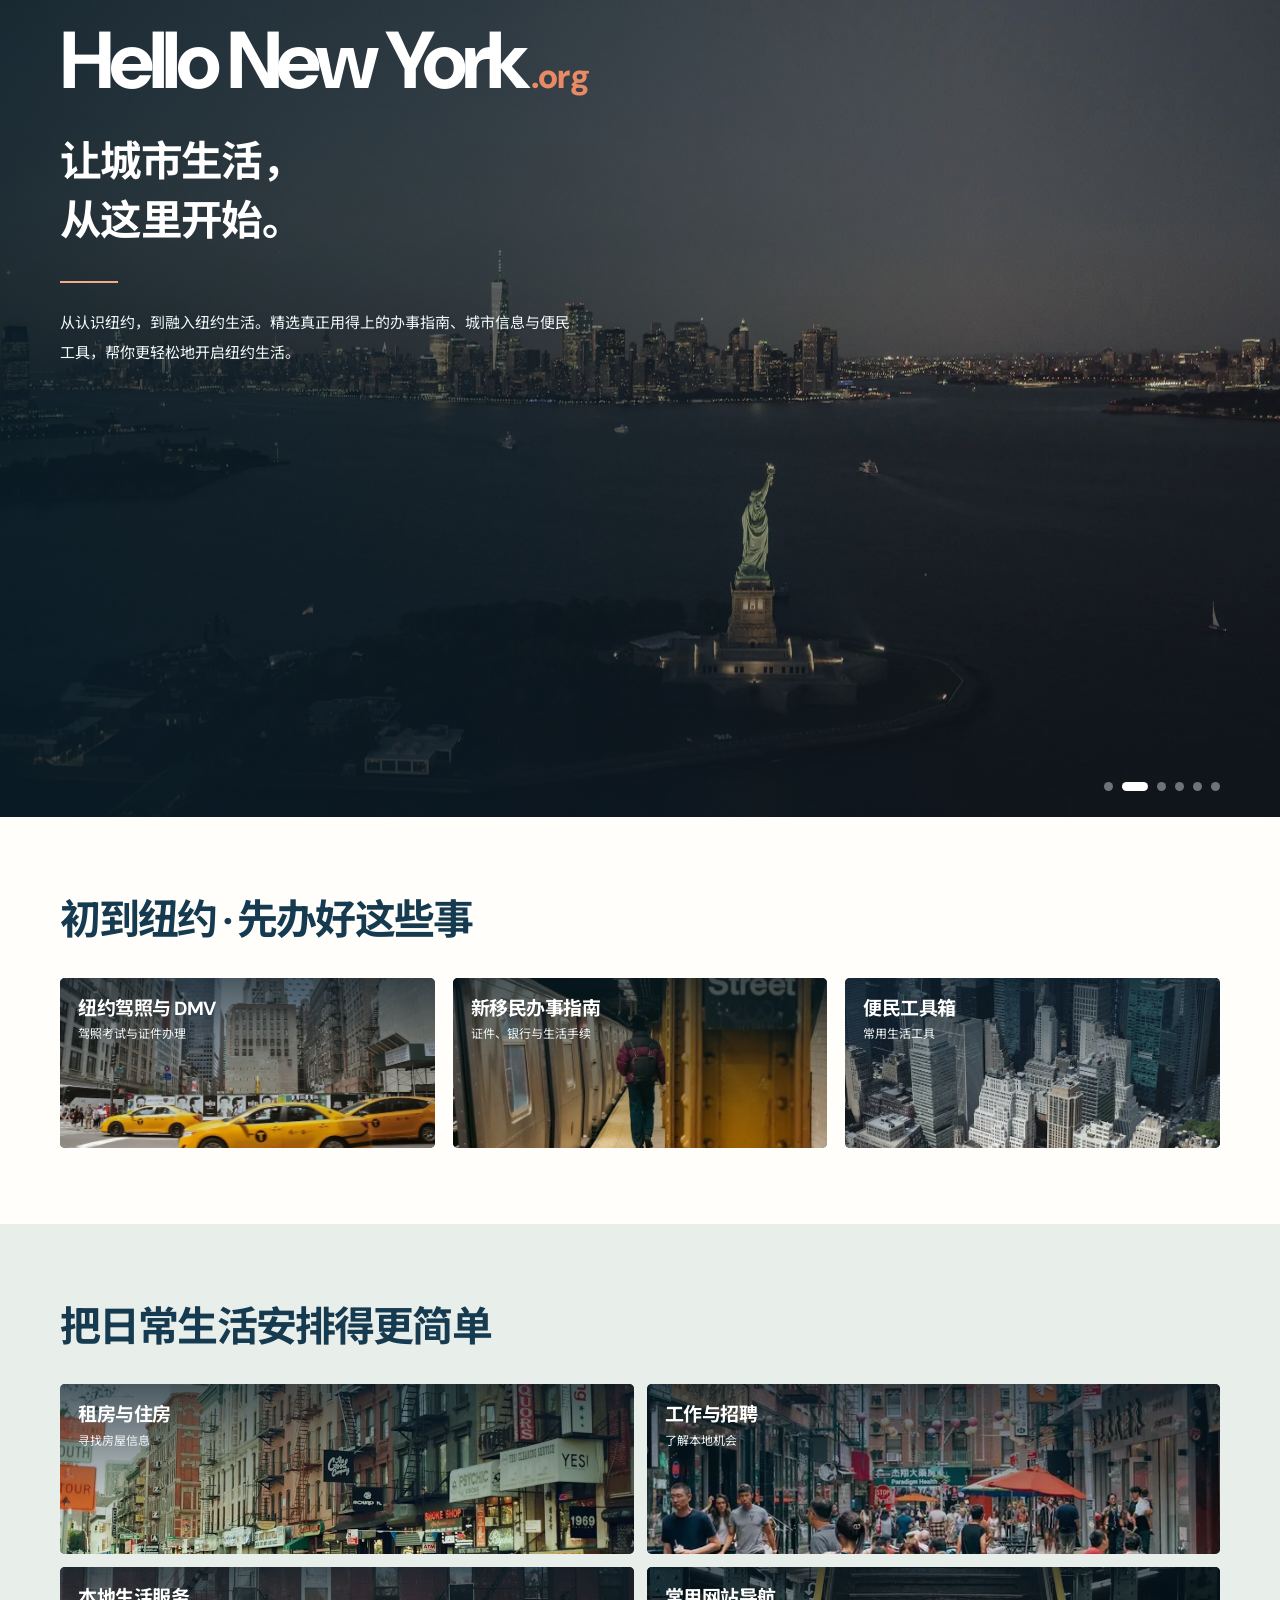
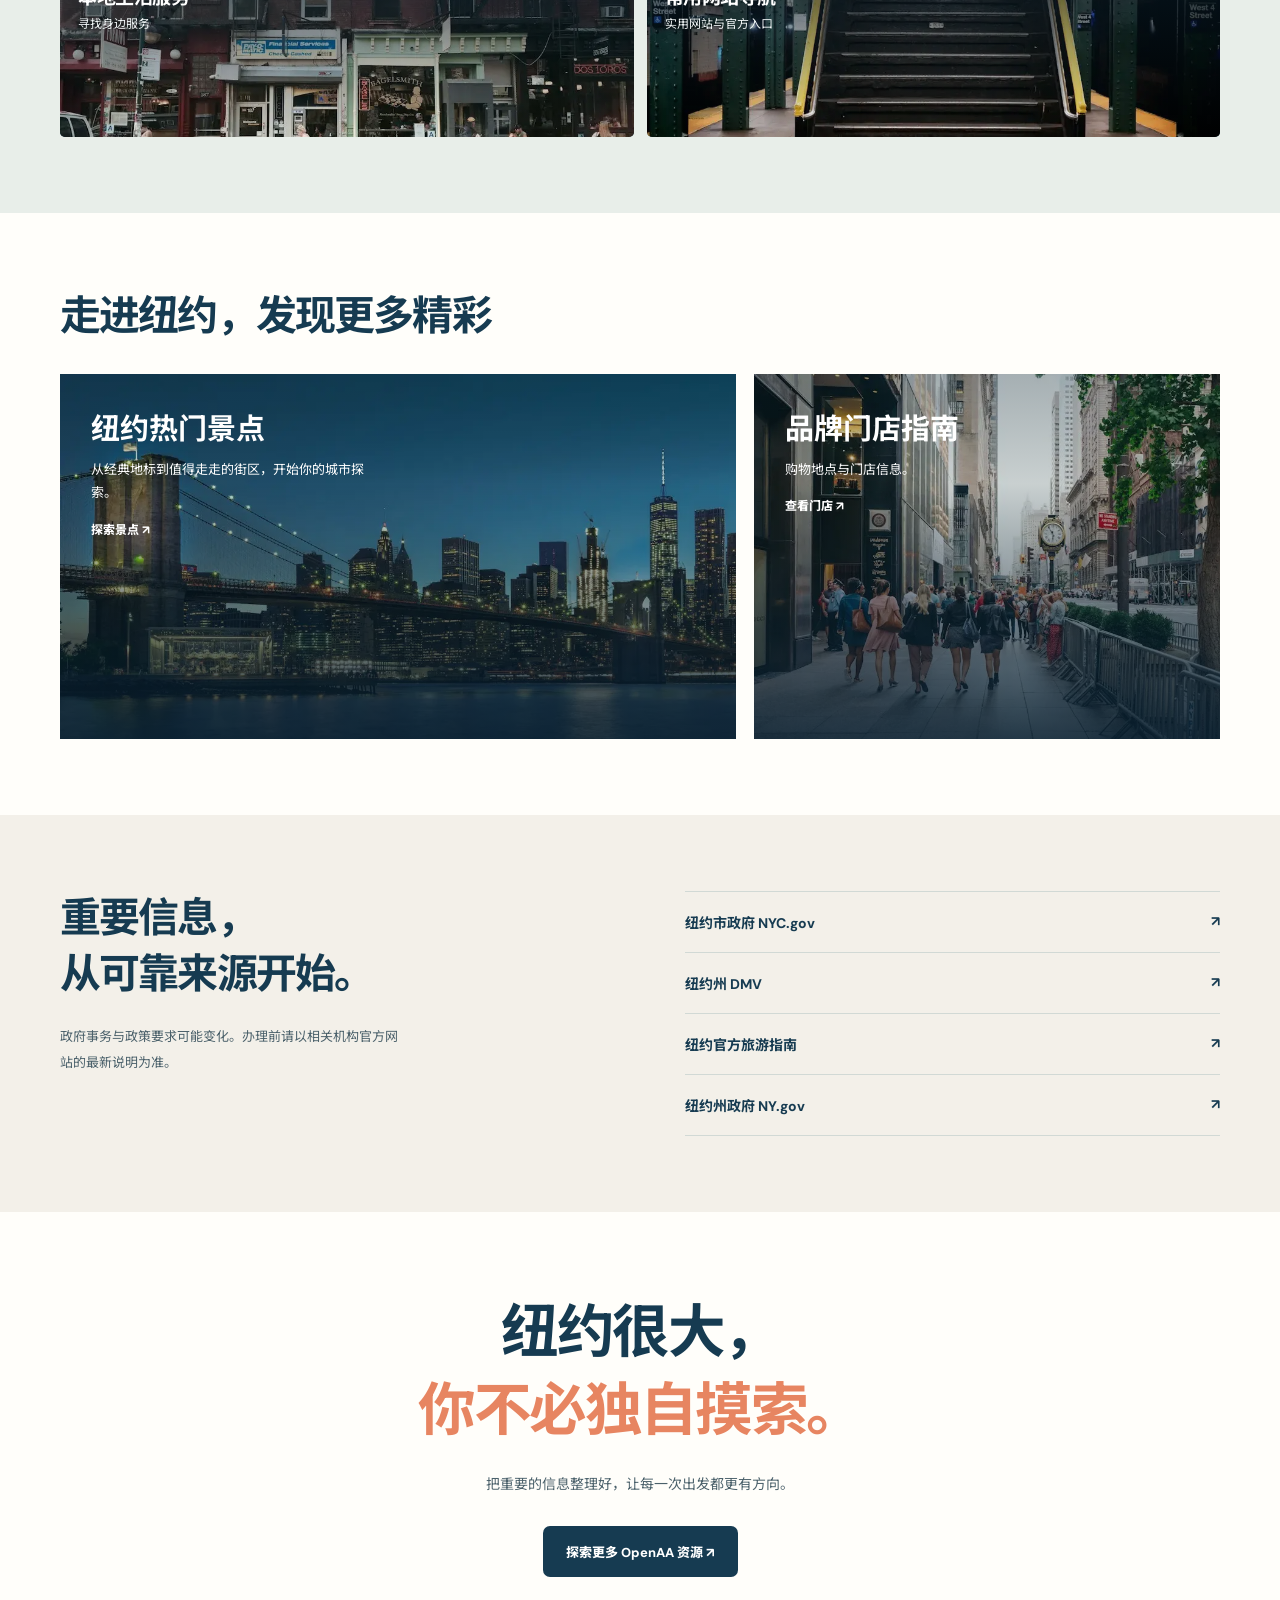
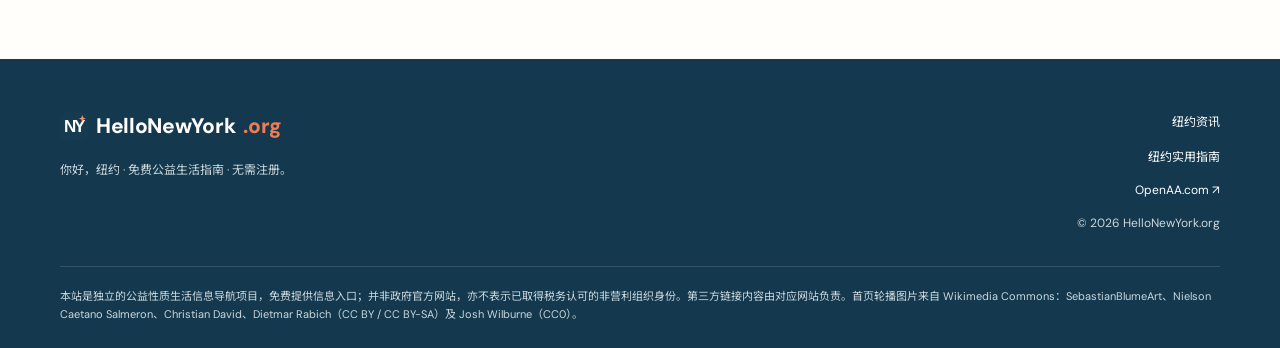
<file: index.html>
<!doctype html>
<html lang="zh-CN">
<head>
<meta charset="utf-8"><meta name="viewport" content="width=device-width,initial-scale=1">
<title>HelloNewYork.org｜你好，纽约｜免费公益生活指南</title>
<meta name="description" content="HelloNewYork.org 你好，纽约：免费公益生活信息导航。精选纽约证件办理、交通、住房、城市探索及实用工具，无需注册。">
<meta name="google-site-verification" content="jrJEYKzLjty7WLFFd8R6SQnuFxfJma-jCcTouEdV84M">
<meta name="theme-color" content="#163b51"><link rel="canonical" href="https://hellonewyork.org/">
<link rel="icon" type="image/svg+xml" href="./favicon.svg">
<link rel="icon" type="image/png" sizes="32x32" href="./favicon-32.png">
<link rel="apple-touch-icon" sizes="192x192" href="./icon-192.png">
<link rel="manifest" href="./site.webmanifest">
<link rel="preload" as="image" href="./assets/hero.webp">
<meta property="og:type" content="website"><meta property="og:title" content="HelloNewYork.org｜你好，纽约"><meta property="og:description" content="免费的纽约公益生活指南，从认识纽约，到融入纽约生活。"><meta property="og:url" content="https://hellonewyork.org/">
<meta property="og:image" content="https://hellonewyork.org/og-image.jpg"><meta property="og:image:width" content="1200"><meta property="og:image:height" content="630"><meta property="og:image:alt" content="Hello New York 纽约生活指南分享封面">
<meta name="twitter:card" content="summary_large_image"><meta name="twitter:image" content="https://hellonewyork.org/og-image.jpg">
<link rel="stylesheet" href="./styles.css?v=20261122">
<script type="application/ld+json">{"@context":"https://schema.org","@type":"WebSite","name":"Hello New York","alternateName":"你好，纽约","url":"https://hellonewyork.org/","description":"纽约生活与新移民实用指南","inLanguage":["zh-CN","en"]}</script>
</head>
<body>
<a class="skip" href="#main">跳到正文</a>
<!-- SITE_HEADER -->
<main id="main">
<section class="hero hero-full" id="top" aria-labelledby="hero-heading">
<div class="hero-slides">
<img class="hero-photo is-active" src="./assets/hero.webp" alt="纽约曼哈顿天际线与布鲁克林大桥" width="1800" height="1100" fetchpriority="high">
<img class="hero-photo" src="./assets/hero-liberty.webp" alt="黄昏时分的自由女神像与曼哈顿天际线" width="2560" height="1707" loading="lazy" decoding="async">
<img class="hero-photo" src="./assets/hero-times-square.webp" alt="纽约时代广场夜景与人群" width="2560" height="1707" loading="lazy" decoding="async">
<img class="hero-photo" src="./assets/hero-central-park.webp" alt="中央公园弓桥与湖面" width="2560" height="1707" loading="lazy" decoding="async">
<img class="hero-photo" src="./assets/hero-brooklyn-bridge.webp" alt="布鲁克林大桥步行道与桥塔" width="2560" height="1707" loading="lazy" decoding="async">
<img class="hero-photo" src="./assets/hero-midtown.webp" alt="曼哈顿中城高空全景" width="2560" height="1707" loading="lazy" decoding="async">
</div>
<div class="wrap hero-overlay"><div class="hero-copy">
<h1 id="hero-heading"><span class="hero-english">Hello New York<span class="hero-org">.org</span></span><span class="hero-slogan">让城市生活，<br>从这里开始。</span></h1>
<div class="hero-rule" aria-hidden="true"></div>
<p class="hero-text">从认识纽约，到融入纽约生活。精选真正用得上的办事指南、城市信息与便民工具，帮你更轻松地开启纽约生活。</p>
</div></div>
<div class="hero-dots" aria-label="大图切换">
<button type="button" class="hero-dot is-active" aria-label="第 1 张：曼哈顿天际线与布鲁克林大桥"></button>
<button type="button" class="hero-dot" aria-label="第 2 张：黄昏的自由女神与曼哈顿"></button>
<button type="button" class="hero-dot" aria-label="第 3 张：时代广场夜景"></button>
<button type="button" class="hero-dot" aria-label="第 4 张：中央公园弓桥"></button>
<button type="button" class="hero-dot" aria-label="第 5 张：布鲁克林大桥步行道"></button>
<button type="button" class="hero-dot" aria-label="第 6 张：曼哈顿中城高空全景"></button>
</div>
</section>
<!-- HOME_GUIDE_CATEGORIES -->
<!-- HOME_NEWS -->
<section class="section wrap" id="start"><div class="section-head"><div><h2>初到纽约 · 先办好这些事</h2></div></div>
<div class="cards">
<a class="photo-card" href="https://openaa.com/dmv" target="_blank" rel="noopener"><img src="./assets/dmv.webp" alt="纽约街头行驶的黄色出租车" width="850" height="638" loading="lazy"><div><h3>纽约驾照与 DMV</h3><p>驾照考试与证件办理</p></div><span class="photo-arrow" aria-hidden="true">↗</span></a>
<a class="photo-card" href="https://go.openaa.com/guides/" target="_blank" rel="noopener"><img src="./assets/newcomer.webp" alt="纽约地铁站日常生活场景" width="850" height="638" loading="lazy"><div><h3>新移民办事指南</h3><p>证件、银行与生活手续</p></div><span class="photo-arrow" aria-hidden="true">↗</span></a>
<a class="photo-card" href="https://tools.openaa.com/" target="_blank" rel="noopener"><img src="./assets/tools.webp" alt="俯瞰纽约曼哈顿城市建筑" width="850" height="638" loading="lazy"><div><h3>便民工具箱</h3><p>常用生活工具</p></div><span class="photo-arrow" aria-hidden="true">↗</span></a>
</div></section>
<section class="band" id="life"><div class="wrap"><div class="section-head"><div><h2>把日常生活安排得更简单</h2></div></div><div class="topics">
<a class="photo-card" href="https://openaa.com/housing" target="_blank" rel="noopener"><img src="./assets/housing.webp" alt="纽约街区住宅与临街商铺" width="950" height="633" loading="lazy"><div><h3>租房与住房</h3><p>寻找房屋信息</p></div><span class="photo-arrow" aria-hidden="true">↗</span></a>
<a class="photo-card" href="https://openaa.com/jobs" target="_blank" rel="noopener"><img src="./assets/jobs.webp" alt="纽约华埠街道上的餐饮与社区活动" width="950" height="633" loading="lazy"><div><h3>工作与招聘</h3><p>了解本地机会</p></div><span class="photo-arrow" aria-hidden="true">↗</span></a>
<a class="photo-card" href="https://openaa.com/services" target="_blank" rel="noopener"><img src="./assets/services.webp" alt="纽约社区街道与本地商店" width="950" height="633" loading="lazy"><div><h3>本地生活服务</h3><p>寻找身边服务</p></div><span class="photo-arrow" aria-hidden="true">↗</span></a>
<a class="photo-card" href="https://openaa.com/navigation" target="_blank" rel="noopener"><img src="./assets/navigation.webp" alt="纽约地铁站出入口及线路标识" width="950" height="633" loading="lazy"><div><h3>常用网站导航</h3><p>实用网站与官方入口</p></div><span class="photo-arrow" aria-hidden="true">↗</span></a>
</div></div></section>
<section class="section wrap" id="explore"><div class="section-head"><div><h2>走进纽约，发现更多精彩</h2></div></div><div class="explore-grid">
<a class="feature big" href="https://tools.openaa.com/usa/nyc-attractions/" target="_blank" rel="noopener"><img src="./assets/attractions.webp" alt="夜色中的布鲁克林大桥与曼哈顿天际线" loading="lazy" width="1100" height="750"><div><h3>纽约热门景点</h3><p>从经典地标到值得走走的街区，开始你的城市探索。</p><span>探索景点 ↗</span></div></a>
<a class="feature small" href="https://tools.openaa.com/usa/brand-stores/" target="_blank" rel="noopener"><img src="./assets/shopping.webp" alt="纽约第五大道购物街道与行人" loading="lazy" width="900" height="750"><div><h3>品牌门店指南</h3><p>购物地点与门店信息。</p><span>查看门店 ↗</span></div></a>
</div></section>
<section class="resources" id="resources"><div class="wrap resource-grid"><div><h2>重要信息，<br>从可靠来源开始。</h2><p>政府事务与政策要求可能变化。办理前请以相关机构官方网站的最新说明为准。</p></div><div class="resource-links">
<a href="https://www.nyc.gov/" target="_blank" rel="noopener"><span>纽约市政府 NYC.gov</span><span>↗</span></a>
<a href="https://dmv.ny.gov/" target="_blank" rel="noopener"><span>纽约州 DMV</span><span>↗</span></a>
<a href="https://www.nyctourism.com/" target="_blank" rel="noopener"><span>纽约官方旅游指南</span><span>↗</span></a>
<a href="https://www.ny.gov/" target="_blank" rel="noopener"><span>纽约州政府 NY.gov</span><span>↗</span></a>
</div></div></section>
<section class="closing wrap"><h2>纽约很大，<br><i>你不必独自摸索。</i></h2><p>把重要的信息整理好，让每一次出发都更有方向。</p><a class="button primary" href="https://go.openaa.com/" target="_blank" rel="noopener">探索更多 OpenAA 资源 ↗</a></section>
</main>
<footer><div class="wrap foot"><div><a class="foot-logo" href="#top"><img class="foot-logo-img" src="/favicon.svg" alt="HelloNewYork.org" width="28" height="28">HelloNewYork<span class="org-suffix">.org</span></a><p>你好，纽约 · 免费公益生活指南 · 无需注册。</p></div><div class="footer-right"><a href="/news/">纽约资讯</a><a href="/topics/">纽约实用指南</a><a href="https://openaa.com/" target="_blank" rel="noopener">OpenAA.com ↗</a><span>© <span id="year">2026</span> HelloNewYork.org</span></div></div><div class="wrap disclaimer">本站是独立的公益性质生活信息导航项目，免费提供信息入口；并非政府官方网站，亦不表示已取得税务认可的非营利组织身份。第三方链接内容由对应网站负责。首页轮播图片来自 Wikimedia Commons：SebastianBlumeArt、Nielson Caetano Salmeron、Christian David、Dietmar Rabich（CC BY / CC BY-SA）及 Josh Wilburne（CC0）。</div></footer>
<script src="./script.js?v=20261115" defer></script>
</body></html>
</file>
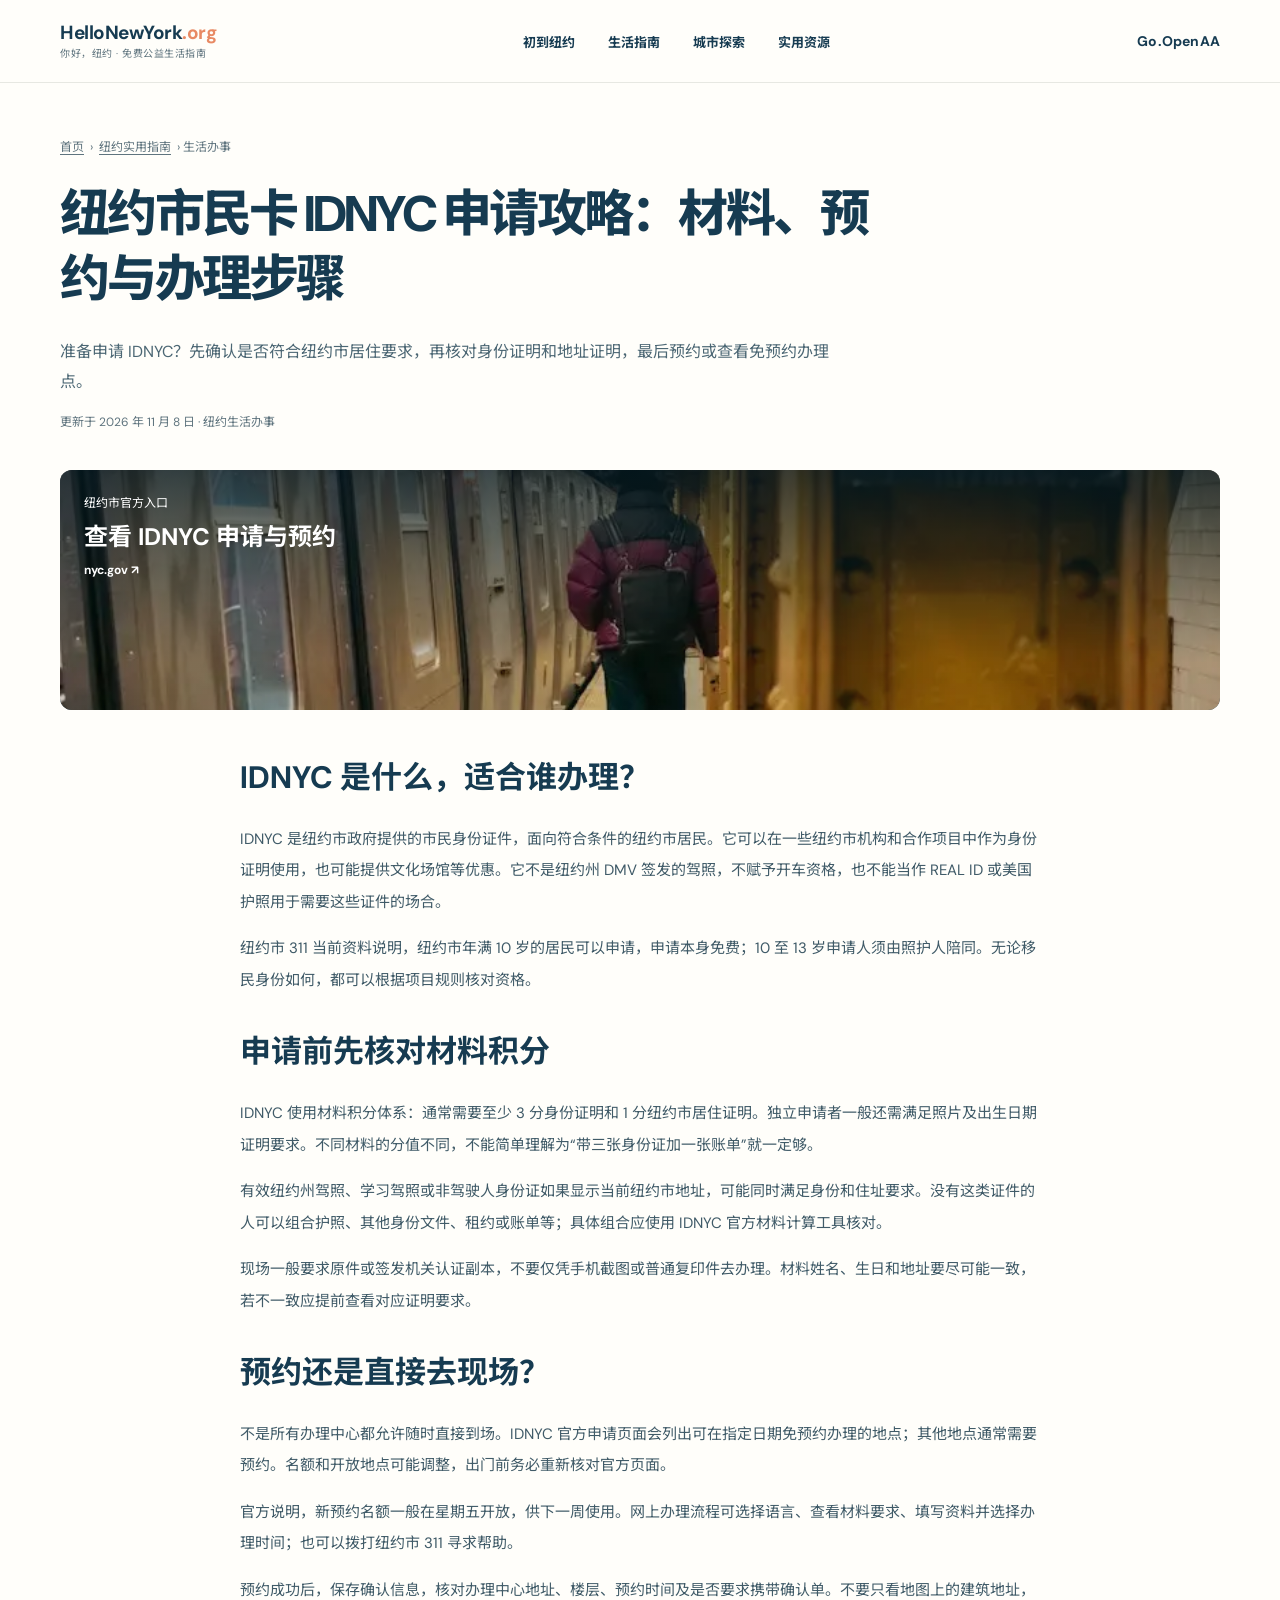
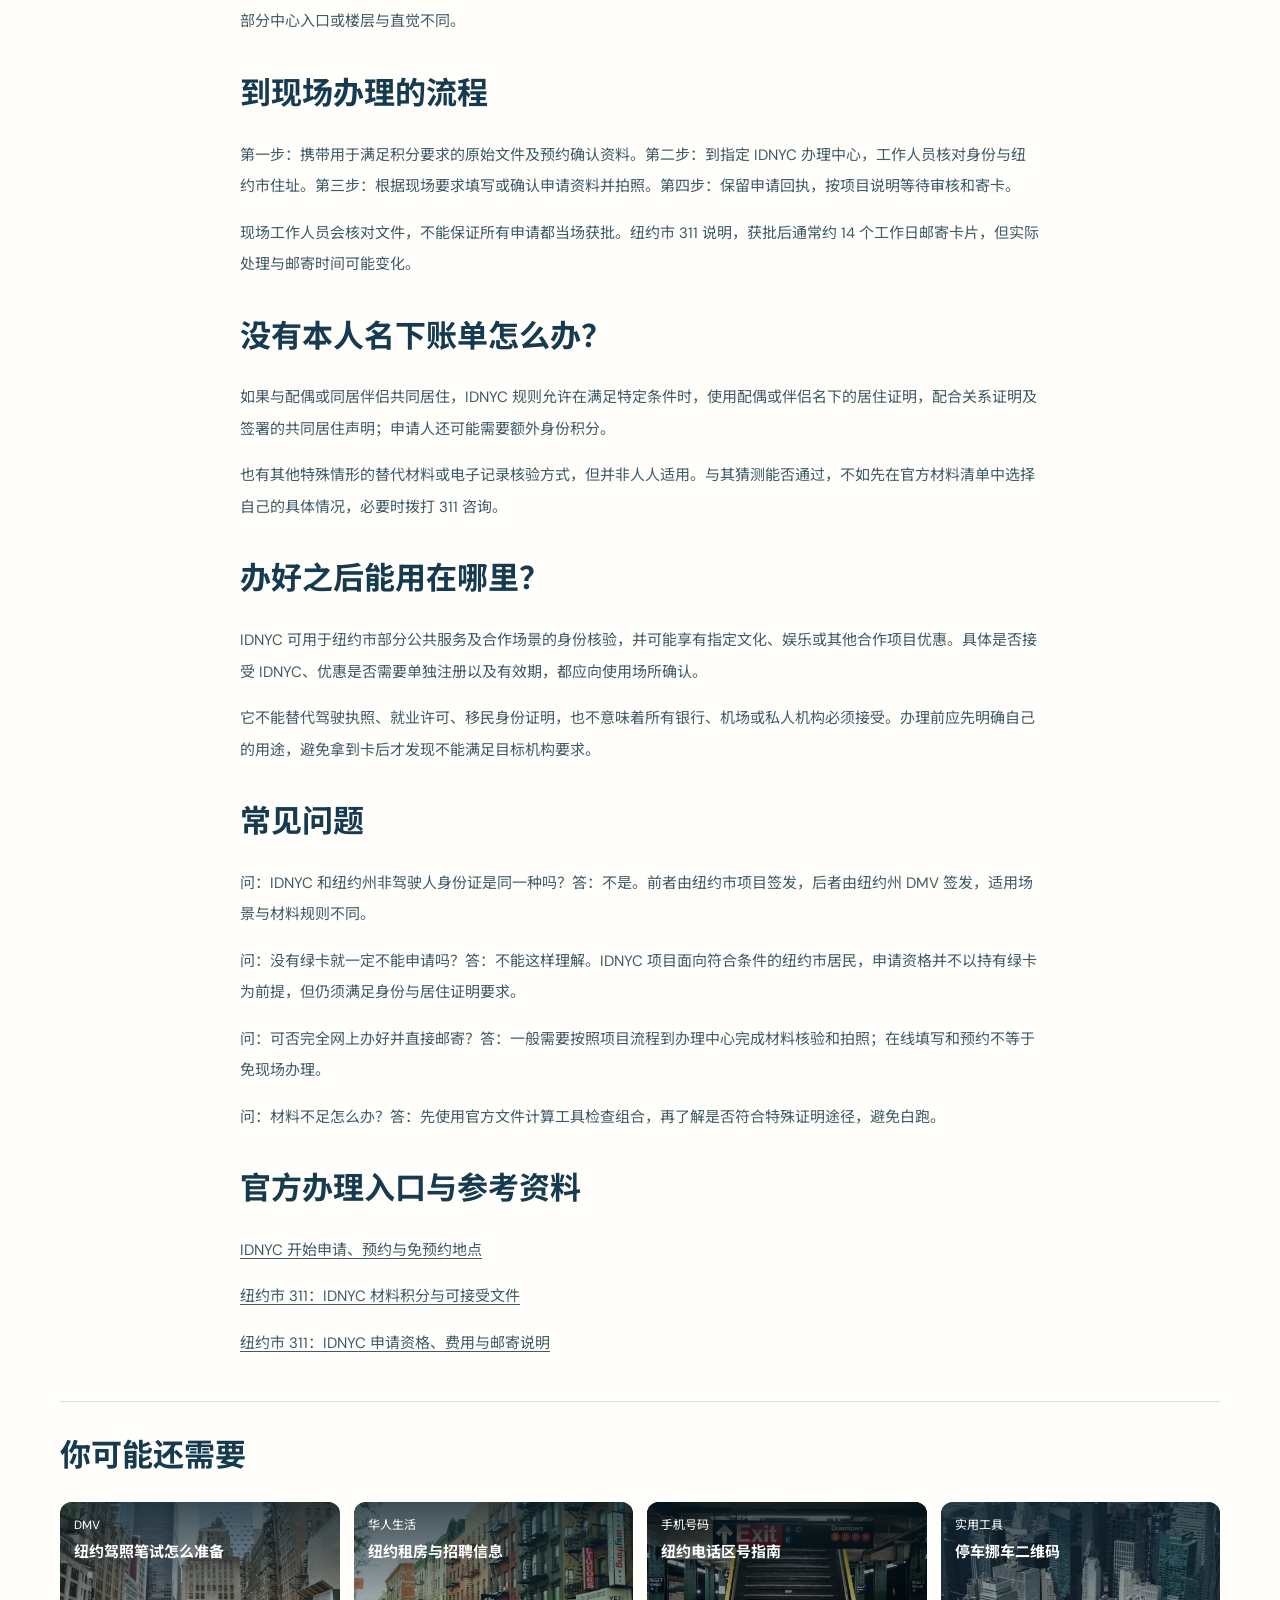
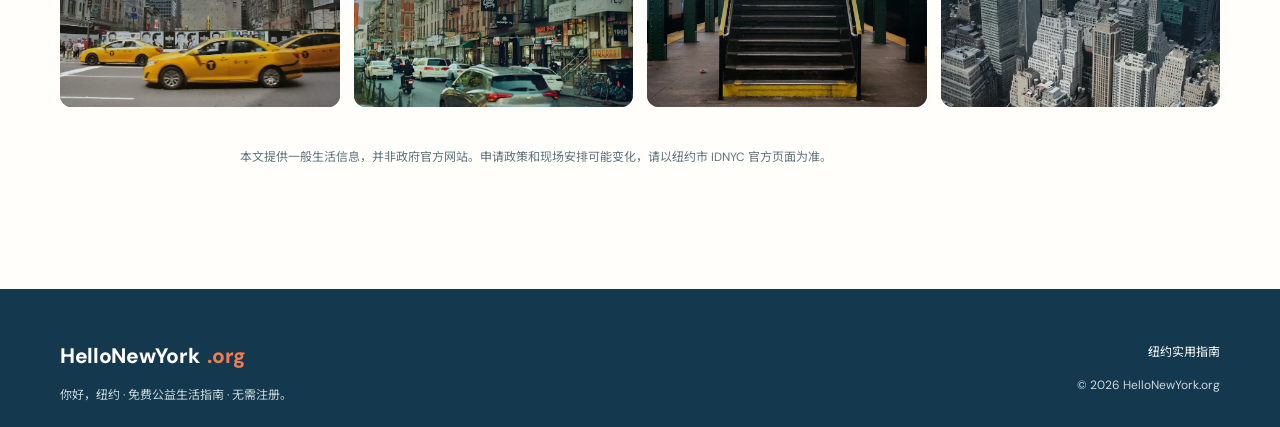
<file: topics/idnyc-apply-guide/index.html>
<!doctype html><html lang="zh-CN"><head><meta charset="utf-8"><meta name="viewport" content="width=device-width,initial-scale=1"><title>纽约市民卡 IDNYC 申请攻略：材料、预约与办理步骤｜HelloNewYork.org</title><meta name="description" content="纽约市民卡 IDNYC 怎么申请？了解资格、3分身份证明与1分地址证明、预约、现场办理、邮寄和使用限制，附纽约市官方入口。"><link rel="canonical" href="https://hellonewyork.org/topics/idnyc-apply-guide/"><link rel="icon" href="../../favicon.svg" type="image/svg+xml"><meta property="og:type" content="article"><meta property="og:title" content="纽约市民卡 IDNYC 申请攻略"><meta property="og:url" content="https://hellonewyork.org/topics/idnyc-apply-guide/"><meta property="og:image" content="https://hellonewyork.org/og-image.jpg"><link rel="stylesheet" href="../../styles.css"><link rel="stylesheet" href="../../article.css"><script type="application/ld+json">{"@context":"https://schema.org","@type":"Article","headline":"纽约市民卡 IDNYC 申请攻略：材料、预约与办理步骤","inLanguage":"zh-CN","dateModified":"2026-11-08","mainEntityOfPage":"https://hellonewyork.org/topics/idnyc-apply-guide/","publisher":{"@type":"Organization","name":"HelloNewYork.org"}}</script></head><body><a class="skip" href="#main">跳到正文</a><header class="topbar"><div class="wrap nav"><a class="brand" href="../../"><span class="brandwords"><b>HelloNewYork<span class="org-suffix">.org</span></b><small>你好，纽约 · 免费公益生活指南</small></span></a><nav aria-label="主导航"><a href="../../#start">初到纽约</a><a href="../../#life">生活指南</a><a href="../../#explore">城市探索</a><a href="../../#resources">实用资源</a></nav><a class="nav-cta" href="https://go.openaa.com/" target="_blank" rel="noopener">Go.OpenAA</a></div></header><main id="main" class="article-main"><section class="wrap article-head"><p class="article-crumb"><a href="../../">首页</a> › <a href="../">纽约实用指南</a> › 生活办事</p><h1>纽约市民卡 IDNYC 申请攻略：材料、预约与办理步骤</h1><p class="article-intro">准备申请 IDNYC？先确认是否符合纽约市居住要求，再核对身份证明和地址证明，最后预约或查看免预约办理点。</p><p class="article-meta">更新于 2026 年 11 月 8 日 · 纽约生活办事</p></section><article class="wrap article-body"><a class="article-photo-card" href="https://www.nyc.gov/site/idnyc/card/start-your-application.page" target="_blank" rel="noopener noreferrer"><img src="../../assets/newcomer.webp" alt="纽约街景" width="950" height="633"><span class="article-photo-copy"><small>纽约市官方入口</small><strong>查看 IDNYC 申请与预约</strong><em>nyc.gov ↗</em></span></a><div class="article-prose"><section><h2>IDNYC 是什么，适合谁办理？</h2><p>IDNYC 是纽约市政府提供的市民身份证件，面向符合条件的纽约市居民。它可以在一些纽约市机构和合作项目中作为身份证明使用，也可能提供文化场馆等优惠。它不是纽约州 DMV 签发的驾照，不赋予开车资格，也不能当作 REAL ID 或美国护照用于需要这些证件的场合。</p><p>纽约市 311 当前资料说明，纽约市年满 10 岁的居民可以申请，申请本身免费；10 至 13 岁申请人须由照护人陪同。无论移民身份如何，都可以根据项目规则核对资格。</p></section><section><h2>申请前先核对材料积分</h2><p>IDNYC 使用材料积分体系：通常需要至少 3 分身份证明和 1 分纽约市居住证明。独立申请者一般还需满足照片及出生日期证明要求。不同材料的分值不同，不能简单理解为“带三张身份证加一张账单”就一定够。</p><p>有效纽约州驾照、学习驾照或非驾驶人身份证如果显示当前纽约市地址，可能同时满足身份和住址要求。没有这类证件的人可以组合护照、其他身份文件、租约或账单等；具体组合应使用 IDNYC 官方材料计算工具核对。</p><p>现场一般要求原件或签发机关认证副本，不要仅凭手机截图或普通复印件去办理。材料姓名、生日和地址要尽可能一致，若不一致应提前查看对应证明要求。</p></section><section><h2>预约还是直接去现场？</h2><p>不是所有办理中心都允许随时直接到场。IDNYC 官方申请页面会列出可在指定日期免预约办理的地点；其他地点通常需要预约。名额和开放地点可能调整，出门前务必重新核对官方页面。</p><p>官方说明，新预约名额一般在星期五开放，供下一周使用。网上办理流程可选择语言、查看材料要求、填写资料并选择办理时间；也可以拨打纽约市 311 寻求帮助。</p><p>预约成功后，保存确认信息，核对办理中心地址、楼层、预约时间及是否要求携带确认单。不要只看地图上的建筑地址，部分中心入口或楼层与直觉不同。</p></section><section><h2>到现场办理的流程</h2><p>第一步：携带用于满足积分要求的原始文件及预约确认资料。第二步：到指定 IDNYC 办理中心，工作人员核对身份与纽约市住址。第三步：根据现场要求填写或确认申请资料并拍照。第四步：保留申请回执，按项目说明等待审核和寄卡。</p><p>现场工作人员会核对文件，不能保证所有申请都当场获批。纽约市 311 说明，获批后通常约 14 个工作日邮寄卡片，但实际处理与邮寄时间可能变化。</p></section><section><h2>没有本人名下账单怎么办？</h2><p>如果与配偶或同居伴侣共同居住，IDNYC 规则允许在满足特定条件时，使用配偶或伴侣名下的居住证明，配合关系证明及签署的共同居住声明；申请人还可能需要额外身份积分。</p><p>也有其他特殊情形的替代材料或电子记录核验方式，但并非人人适用。与其猜测能否通过，不如先在官方材料清单中选择自己的具体情况，必要时拨打 311 咨询。</p></section><section><h2>办好之后能用在哪里？</h2><p>IDNYC 可用于纽约市部分公共服务及合作场景的身份核验，并可能享有指定文化、娱乐或其他合作项目优惠。具体是否接受 IDNYC、优惠是否需要单独注册以及有效期，都应向使用场所确认。</p><p>它不能替代驾驶执照、就业许可、移民身份证明，也不意味着所有银行、机场或私人机构必须接受。办理前应先明确自己的用途，避免拿到卡后才发现不能满足目标机构要求。</p></section><section><h2>常见问题</h2><p>问：IDNYC 和纽约州非驾驶人身份证是同一种吗？答：不是。前者由纽约市项目签发，后者由纽约州 DMV 签发，适用场景与材料规则不同。</p><p>问：没有绿卡就一定不能申请吗？答：不能这样理解。IDNYC 项目面向符合条件的纽约市居民，申请资格并不以持有绿卡为前提，但仍须满足身份与居住证明要求。</p><p>问：可否完全网上办好并直接邮寄？答：一般需要按照项目流程到办理中心完成材料核验和拍照；在线填写和预约不等于免现场办理。</p><p>问：材料不足怎么办？答：先使用官方文件计算工具检查组合，再了解是否符合特殊证明途径，避免白跑。</p></section><section><h2>官方办理入口与参考资料</h2><p><a href="https://www.nyc.gov/site/idnyc/card/start-your-application.page" target="_blank" rel="noopener noreferrer">IDNYC 开始申请、预约与免预约地点</a></p><p><a href="https://portal.311.nyc.gov/article/?kanumber=KA-03110" target="_blank" rel="noopener noreferrer">纽约市 311：IDNYC 材料积分与可接受文件</a></p><p><a href="https://portal.311.nyc.gov/article/?kanumber=KA-02497" target="_blank" rel="noopener noreferrer">纽约市 311：IDNYC 申请资格、费用与邮寄说明</a></p></section></div><section class="article-related"><h2>你可能还需要</h2><div class="article-related-grid"><a class="article-photo-card" href="../ny-dmv-practice/"><img src="../../assets/dmv.webp" alt="纽约交通" loading="lazy"><span class="article-photo-copy"><small>DMV</small><strong>纽约驾照笔试怎么准备</strong></span></a><a class="article-photo-card" href="../ny-chinese-community/"><img src="../../assets/housing.webp" alt="纽约住宅" loading="lazy"><span class="article-photo-copy"><small>华人生活</small><strong>纽约租房与招聘信息</strong></span></a><a class="article-photo-card" href="../ny-area-codes/"><img src="../../assets/navigation.webp" alt="纽约街景" loading="lazy"><span class="article-photo-copy"><small>手机号码</small><strong>纽约电话区号指南</strong></span></a><a class="article-photo-card" href="../ny-parking-qr/"><img src="../../assets/tools.webp" alt="纽约街景" loading="lazy"><span class="article-photo-copy"><small>实用工具</small><strong>停车挪车二维码</strong></span></a></div></section><p class="article-note">本文提供一般生活信息，并非政府官方网站。申请政策和现场安排可能变化，请以纽约市 IDNYC 官方页面为准。</p></article></main><footer><div class="wrap foot"><div><a class="foot-logo" href="../../">HelloNewYork<span class="org-suffix">.org</span></a><p>你好，纽约 · 免费公益生活指南 · 无需注册。</p></div><div class="footer-right"><a href="../">纽约实用指南</a><span>© 2026 HelloNewYork.org</span></div></div></footer><script src="../../script.js" defer></script></body></html>
</file>
<file: styles.css>
@import url('https://fonts.googleapis.com/css2?family=DM+Sans:wght@400;500;600;700;800&family=Noto+Sans+SC:wght@400;500;600;700;800&display=swap');
:root{--ink:#163b51;--ink2:#25566b;--cream:#f8f6f0;--paper:#fffefa;--orange:#f07c53;--line:#e0e4e1;--muted:#5f747e}*{box-sizing:border-box}html{scroll-behavior:smooth;scroll-padding-top:90px}body{margin:0;background:var(--paper);color:var(--ink);font-family:'DM Sans','Noto Sans SC',sans-serif;-webkit-font-smoothing:antialiased}a{color:inherit;text-decoration:none}button,a{-webkit-tap-highlight-color:transparent}a:focus-visible{outline:3px solid var(--orange);outline-offset:4px}.wrap{width:min(1160px,calc(100% - 48px));margin:auto}.skip{position:absolute;top:-60px;left:12px;background:white;padding:12px;z-index:20}.skip:focus{top:10px}.topbar{position:sticky;top:0;z-index:10;background:rgba(255,254,250,.96);backdrop-filter:blur(16px);border-bottom:1px solid #e7e8e2}.nav{display:flex;align-items:center;justify-content:space-between;height:82px;gap:24px}.brand{display:flex;align-items:center;gap:12px;white-space:nowrap}.nav nav{display:flex;gap:33px;align-items:center;font-size:13px;font-weight:700}.nav nav a:hover,.footer-right a:hover{color:var(--orange)}.hero{background:#f2f1e9;overflow:hidden}.hero-copy{padding:102px 20px 80px 0;z-index:1}h1,h2,h3,p{margin-top:0}h1{font-size:clamp(43px,5.1vw,74px);line-height:1.22;letter-spacing:-.055em;margin:27px 0 25px;font-weight:800}h1 em{font-style:normal;color:var(--orange)}.hero-text{font-size:15px;line-height:2;max-width:480px;color:#486777}.button{display:inline-flex;align-items:center;justify-content:space-between;gap:20px;padding:16px 23px;border-radius:7px;font-size:13px;font-weight:800;transition:transform .2s}.button:hover{transform:translateY(-2px)}.primary{background:var(--ink);color:white}.secondary{border:1px solid var(--ink);color:var(--ink)}.section h2,.band h2,.resources h2,.closing h2{font-size:clamp(28px,3.2vw,43px);line-height:1.36;letter-spacing:-.045em;margin:0}.section{padding:95px 0}.cards{display:grid;grid-template-columns:repeat(3,1fr);gap:18px}.band{background:#e8eee9;padding:92px 0}.topics{display:grid;grid-template-columns:repeat(2,1fr);gap:13px}.topics a{background:#fffefa;padding:25px;display:flex;align-items:center;gap:22px;min-height:103px;transition:background .2s}.topics a:hover{background:#f7d9c7}.topics a span:nth-child(2){display:grid;gap:8px}.explore-grid{display:grid;grid-template-columns:1.45fr 1fr;gap:18px}.feature{display:flex;flex-direction:column;justify-content:space-between;min-height:365px;padding:31px;position:relative;overflow:hidden}.feature.big{background:#1e5067;color:#fff}.feature.small{background:#e4a580;color:#173d51}.feature h3{font-size:29px;margin:0 0 10px;position:relative}.feature p{font-size:13px;line-height:1.8;max-width:280px;position:relative}.feature div>span{font-size:12px;font-weight:800;position:relative}.resources{background:#f3f0e9;padding:95px 0}.resource-grid{display:grid;grid-template-columns:1fr 1fr;gap:90px}.resources p{color:var(--muted);font-size:13px;max-width:350px;line-height:2;margin-top:22px}.resource-links a{padding:20px 0;border-bottom:1px solid #d1d9d5;display:flex;justify-content:space-between;gap:20px;font-weight:700;font-size:14px}.resource-links a:first-child{border-top:1px solid #d1d9d5}.resource-links a:hover{color:var(--orange)}.closing h2{font-size:clamp(35px,4.5vw,59px)}.closing h2 i{color:#e78561;font-style:normal}.closing p{font-size:14px;color:var(--muted);margin:22px 0 33px}footer{background:#14394e;color:#fff;padding:53px 0 24px}.foot{display:flex;justify-content:space-between;gap:30px}.foot-logo span{color:var(--orange)}.foot p{font-size:12px;color:#a8bdc5;margin:15px 0 0}.footer-right{display:flex;flex-direction:column;text-align:right;gap:17px;font-size:12px}.footer-right span{color:#a8bdc5}.disclaimer{border-top:1px solid #315267;margin-top:35px;padding-top:20px;font-size:11px;color:#93aeba;line-height:1.7}
@media(max-width:900px){.nav nav{gap:15px}.nav nav a{font-size:12px}.hero-copy{padding-top:85px}}
@media(max-width:700px){.wrap{width:min(100% - 36px,560px)}.nav{height:68px}.nav nav{display:none}.hero-copy{padding:56px 0 40px}.hero-text{font-size:14px}.section{padding:65px 0}.section-head{align-items:start}.cards,.topics,.explore-grid,.resource-grid{grid-template-columns:1fr}.topics a{padding:20px;min-height:87px}.feature{min-height:280px}.feature.small{min-height:230px}.resource-grid{gap:28px}.closing{padding:85px 0}.foot{flex-direction:column}.footer-right{text-align:left}.disclaimer{margin-top:30px}}
@media(prefers-reduced-motion:reduce){html{scroll-behavior:auto}*,*:before,*:after{transition:none!important}}
.feature>img{position:absolute;inset:0;width:100%;height:100%;object-fit:cover;transition:transform .35s ease}.feature:hover>img{transform:scale(1.035)}.feature:after{content:"";position:absolute;inset:0;background:linear-gradient(180deg,rgba(9,32,49,.35),rgba(9,32,49,.2) 30%,rgba(9,32,49,.87));pointer-events:none}.feature.small,.feature.big{color:white}.feature>div{position:relative;z-index:1}.feature:before{content:"";position:absolute;inset:0;opacity:.35;background:repeating-linear-gradient(110deg,transparent 0 55px,#fff4 56px 58px,transparent 59px 90px);pointer-events:none;display:none}.brandwords{display:grid;line-height:1.1;gap:5px}.hero-full:before{content:"";position:absolute;inset:0;z-index:-1;background:linear-gradient(90deg,rgba(8,28,39,.79) 0%,rgba(8,28,39,.55) 38%,rgba(8,28,39,.1) 76%),linear-gradient(0deg,rgba(8,28,39,.23),transparent 60%)}.hero-full h1{margin:0;letter-spacing:0;line-height:1.22}.hero-full .hero-english{display:block;font-family:'DM Sans',sans-serif;font-size:clamp(46px,6.3vw,90px);font-weight:800;letter-spacing:-.065em;line-height:1.07;margin-bottom:29px}.hero-full .hero-slogan{display:block;font-size:clamp(30px,3.25vw,46px);font-weight:700;letter-spacing:-.04em;line-height:1.42}.hero-full .hero-rule{height:2px;width:58px;background:#f5aa88;margin:30px 0 25px}.hero-full .hero-text{max-width:520px;font-size:15px;line-height:2;color:#f4f7f6;margin:0;text-wrap:pretty;text-shadow:0 1px 3px #17374780}.section.wrap{padding-top:76px;padding-bottom:76px}.section-head{display:flex;justify-content:space-between;align-items:end;gap:20px;margin-bottom:29px}.band,.resources{padding-top:76px;padding-bottom:76px}.closing{text-align:center;padding:82px 0}
@media(max-width:700px){.hero-full .hero-overlay{width:calc(100% - 36px)}.hero-full:before{background:linear-gradient(90deg,rgba(8,28,39,.77),rgba(8,28,39,.35)),linear-gradient(0deg,rgba(8,28,39,.45),transparent 65%)}.hero-full .hero-slogan{font-size:clamp(29px,7vw,37px)}.hero-full .hero-rule{margin:25px 0 20px}.hero-full .hero-text{font-size:14px;line-height:1.95;max-width:340px}.section.wrap{padding-top:56px;padding-bottom:56px}.band,.resources{padding:65px 0;padding-top:60px;padding-bottom:60px}}
.nav-cta{white-space:nowrap;border:0;border-radius:0;padding:9px 0;background:transparent;color:var(--ink);font-size:14px;font-weight:700;letter-spacing:.015em}.nav-cta:hover{background:transparent;color:var(--orange)}
@media(max-width:700px){.nav-cta{padding:8px 0;font-size:13px}}
.photo-card{display:flex;flex-direction:column;justify-content:flex-end;align-items:flex-start;position:relative;isolation:isolate;overflow:hidden;min-height:265px;padding:25px;color:white;background:#274d60;transition:transform .2s ease}.photo-card>img{position:absolute;inset:0;z-index:-2;width:100%;height:100%;object-fit:cover;transition:transform .4s ease}.photo-card:hover>img{transform:scale(1.04)}.photo-card h3{font-size:22px;line-height:1.35;margin:0 0 7px;letter-spacing:-.025em}.photo-card p{font-size:13px;line-height:1.6;margin:0;color:#f0f5f6}.topics a.photo-card{display:flex;align-items:flex-start;justify-content:flex-end;gap:0;min-height:260px;padding:27px;color:white;background:#274d60}.topics a.photo-card:hover{background:#274d60}.topics .photo-card h3{font-size:23px}
@media(max-width:700px){.cards{grid-template-columns:repeat(2,minmax(0,1fr));gap:12px}.photo-card{min-height:206px;padding:15px}.photo-card h3{font-size:17px}.photo-card p{font-size:11px}.photo-arrow{right:12px;top:12px;font-size:17px}.topics{grid-template-columns:repeat(2,minmax(0,1fr));gap:12px}.topics a.photo-card{min-height:196px;padding:15px}.topics .photo-card h3{font-size:17px}.topics .photo-card p{font-size:11px}}
.cards .photo-card,.topics a.photo-card{min-height:0;height:170px;padding:18px;justify-content:flex-start;align-items:flex-start;border-radius:5px}.photo-card:before{content:"";position:absolute;inset:0;z-index:-1;background:linear-gradient(180deg,rgba(7,26,38,.73) 0%,rgba(7,26,38,.4) 44%,rgba(7,26,38,.02) 100%)}.photo-card h3,.topics .photo-card h3{font-size:19px;margin-bottom:5px}.photo-card p,.topics .photo-card p{font-size:12px;line-height:1.4}.photo-card>div{position:relative;z-index:1;padding-right:0;max-width:95%}.photo-arrow{position:absolute;right:21px;top:19px;font-size:20px;line-height:1;color:white;z-index:1;display:none}
@media(max-width:700px){.cards .photo-card,.topics a.photo-card{height:127px;padding:12px;border-radius:4px}.photo-card h3,.topics .photo-card h3{font-size:15px;line-height:1.25;margin-bottom:5px}.photo-card p,.topics .photo-card p{font-size:10px;line-height:1.3}.hero-full .hero-photo{object-position:60% 67%}}
.hero-full .hero-overlay{align-items:flex-start;width:min(1160px,calc(100% - 48px));align-self:flex-start;position:absolute;top:0;left:50%;transform:translateX(-50%);margin:0;display:block;height:auto;z-index:2}.hero-full .hero-copy{max-width:750px;color:#fff;padding:20px 0 40px;padding-top:18px;margin:0}
@media(max-width:700px){.hero-full .hero-copy{max-width:100%;padding:18px 0 38px;padding-top:14px}}
.mobile-nav{display:none}
@media(max-width:700px){.mobile-nav::-webkit-scrollbar{display:none}.mobile-nav a{flex:0 0 auto;font-size:12px;font-weight:700;color:var(--ink);padding:9px 8px;border-radius:4px}.mobile-nav a:hover,.mobile-nav a:focus-visible{color:#a64e30;background:#f3f0e9}}
.resources p,.closing p{color:#4b616b}.foot p,.footer-right span,.disclaimer{color:#cad7dc}.org-suffix,.hero-org{color:#e88a64}.brandwords b{font-size:19px;letter-spacing:-.025em}.brandwords small{color:var(--muted);font-size:10px;letter-spacing:.05em}.hero-full .hero-org{display:inline-block;font-size:.43em;font-weight:800;letter-spacing:-.02em;margin-left:5px;vertical-align:baseline}
@media(max-width:700px){.brandwords b{letter-spacing:.035em;font-size:16px}.brandwords small{font-size:9px}.hero-full .hero-english{margin-bottom:29px;font-size:clamp(37px,9vw,60px);white-space:nowrap}.hero-full .hero-org{margin-left:3px}}
.cards.four{grid-template-columns:repeat(4,1fr)}
@media(max-width:900px){.cards.four{grid-template-columns:repeat(2,1fr)}}
.guide-head{background:#183949;color:#fff;padding:64px 0 50px}.guide-head .crumbs{font-size:12px;color:#b9cbd4;margin-bottom:20px}.guide-head .crumbs a:hover{color:var(--orange)}.guide-head h1{font-size:clamp(30px,4vw,46px);margin:0 0 16px;letter-spacing:-.03em;line-height:1.3}.guide-head .lead{font-size:15px;line-height:1.95;color:#e8f0f2;max-width:640px;margin:0}.guide-head .meta{margin-top:18px;font-size:12px;color:#9fb6c0}.prose{max-width:820px;padding:56px 0 64px}.prose h2{font-size:24px;line-height:1.4;margin:42px 0 14px;letter-spacing:-.02em}.prose h2:first-child{margin-top:0}.prose h3{font-size:17px;margin:26px 0 8px}.prose p{font-size:15px;line-height:1.95;color:#33474f;margin:0 0 14px}.prose ul,.prose ol{font-size:15px;line-height:1.95;color:#33474f;margin:0 0 14px;padding-left:22px}.prose li{margin-bottom:6px}.prose a{color:#0b5cad;text-decoration:underline;text-underline-offset:3px}.quickbox{background:#f3f0e9;border:1px solid var(--line);border-radius:8px;padding:20px 22px;margin:0 0 32px}.quickbox b{display:block;margin-bottom:8px;font-size:14px}.quickbox a{display:inline-block;margin:4px 16px 4px 0;font-size:14px;font-weight:700}.cta-box{background:#e8eee9;border-radius:8px;padding:26px;margin:40px 0 0}.cta-box h2{margin-top:0}.cta-box p:last-child{margin-bottom:0}
@media(max-width:700px){.guide-head{padding:44px 0 36px}.prose{padding:38px 0 48px}.prose h2{font-size:21px}}
.home-guides{padding:clamp(32px,5vw,56px) 0 0}.home-guides .section-head{align-items:center;gap:12px;margin-bottom:18px}.home-guides h2{font-size:clamp(23px,3.2vw,34px)}.home-guides-all{font-size:13px;font-weight:700;white-space:nowrap;text-decoration:underline;text-underline-offset:3px}.home-guides-credits{margin-top:10px;color:var(--muted);font-size:12px}.home-guides-credits summary{cursor:pointer;width:fit-content}.home-guides-credits a{text-decoration:underline;text-underline-offset:2px}.hero-full{isolation:isolate;background:#183949;display:flex;align-items:stretch;position:relative;min-height:calc(100svh - 83px)}
@media(max-width:700px){.hero-full{min-height:500px}}
.hero-slides{position:absolute;inset:0;z-index:-2;overflow:hidden}.hero-full .hero-photo{position:absolute;inset:0;width:100%;height:100%;object-fit:cover;object-position:center 68%;opacity:0;transition:opacity 1.1s ease;z-index:0}.hero-full .hero-photo.is-active{opacity:1;z-index:1}.hero-dots{position:absolute;bottom:26px;right:max(24px,calc((100% - 1160px)/2));display:flex;gap:9px;z-index:3}.hero-dot{width:9px;height:9px;border-radius:999px;border:0;padding:0;background:rgba(255,255,255,.4);cursor:pointer;transition:width .35s ease,background .35s ease}.hero-dot.is-active{width:26px;background:#fff}
@media(max-width:700px){.hero-dots{bottom:18px;right:18px}}
@media(prefers-reduced-motion:reduce){.hero-full .hero-photo{transition:none}}
@media(max-width:700px){.topbar{position:static;border-bottom:0}.mobile-nav{display:flex;align-items:center;justify-content:space-around;gap:4px;overflow-x:auto;white-space:nowrap;scrollbar-width:none;position:sticky;top:0;z-index:10;background:rgba(255,254,250,.96);backdrop-filter:blur(16px);-webkit-backdrop-filter:blur(16px);border-bottom:1px solid #e7e8e2;padding:8px 12px}html{scroll-padding-top:56px}}
.nav nav a.nav-current, .nav nav a[aria-current="page"]{color:var(--orange);box-shadow:inset 0 -2px 0 var(--orange)}.mobile-nav a.nav-current, .mobile-nav a[aria-current="page"]{color:#a64e30;background:#f3f0e9}.nav-actions{display:flex;align-items:center;gap:10px}.share-btn{display:inline-flex;align-items:center;justify-content:center;width:40px;height:40px;border:1px solid #d9dee3;border-radius:50%;background:transparent;color:#3c4a56;cursor:pointer;flex:0 0 auto;padding:0}.share-btn:hover{background:#f3f5f7}.share-tip{position:fixed;left:50%;bottom:28px;transform:translateX(-50%) translateY(10px);background:#163b51;color:#fff;font-size:13px;font-weight:700;padding:9px 16px;border-radius:50px;opacity:0;pointer-events:none;transition:opacity .25s,transform .25s;z-index:50}.share-tip.show{opacity:1;transform:translateX(-50%) translateY(0)}.news-card{display:block;position:relative;isolation:isolate;overflow:hidden;min-height:200px;border-radius:12px;background:#23495c;color:#fff;text-decoration:none}.news-card>img{position:absolute;inset:0;width:100%;height:100%;object-fit:cover;z-index:-2;transition:transform .3s}.news-card:before{content:"";position:absolute;inset:0;z-index:-1;background:linear-gradient(180deg,rgba(5,25,35,.18),rgba(5,25,35,.8))}.news-card:hover>img{transform:scale(1.04)}.news-card-copy{position:absolute;left:0;right:0;bottom:0;display:flex;flex-direction:column;gap:6px;padding:16px}.news-card-copy small{font-size:12px;opacity:.88}.news-card-copy strong{font-size:16px;line-height:1.45}.home-news-grid{display:grid;grid-template-columns:repeat(3,minmax(0,1fr));gap:14px}.news-cover{margin:24px 0 4px}.news-cover img{display:block;width:100%;border-radius:12px}.news-points{margin:6px 0 0;padding-left:22px;color:#405b68;font-size:15px;line-height:2}.news-guide{font-size:14px;color:#4c6774}
@media(max-width:700px){.home-news-grid{grid-template-columns:1fr}.news-card{min-height:180px}.news-points{font-size:14px}}
.brand-logo{width:36px;height:36px;flex:none}.foot-logo{font-weight:800;font-size:21px;letter-spacing:-.015em;display:inline-flex;align-items:center;gap:8px}.foot-logo-img{width:28px;height:28px;flex:none}
@media(max-width:700px){.brand-logo{width:32px;height:32px}}
.article-prose .news-more{margin:8px 0 48px;font-size:20px;font-weight:700;line-height:1.5}.news-more a{color:#163b51}
@media(max-width:700px){.article-prose .news-more{font-size:19px}}
</file>
<file: article.css>
.article-main{background:#fffefa}.article-head{padding:54px 0 28px}.article-head h1{font-size:clamp(30px,4vw,50px);line-height:1.3;max-width:850px}.article-crumb,.article-meta{font-size:12px;color:#5f747e}.article-intro{font-size:16px;line-height:1.85;color:#4c6774;max-width:790px}.article-body{padding-bottom:80px}.article-photo-card{display:block;position:relative;isolation:isolate;overflow:hidden;min-height:240px;border-radius:12px;background:#23495c;color:#fff}.article-photo-card>img{position:absolute;inset:0;width:100%;height:100%;object-fit:cover;z-index:-2;transition:transform .3s}.article-photo-card:before{content:"";position:absolute;inset:0;z-index:-1;background:linear-gradient(180deg,rgba(5,25,35,.77),rgba(5,25,35,.12) 80%)}.article-photo-card:hover>img{transform:scale(1.04)}.article-photo-copy{position:relative;display:flex;flex-direction:column;gap:8px;align-items:flex-start;padding:24px;max-width:95%}.article-photo-copy small{font-size:12px;line-height:1.5}.article-photo-copy em{font-style:normal;font-size:12px;font-weight:700}.article-prose{max-width:800px;margin:42px auto}.article-prose h2,.article-related h2{font-size:clamp(23px,3vw,31px)}.article-prose p{font-size:15px;line-height:2.1;color:#405b68}.article-faq details{padding:15px 0;border-bottom:1px solid #d9e0df}.article-faq summary{font-weight:700;cursor:pointer}.article-related{border-top:1px solid #d9e0df;padding-top:28px}.article-related-grid{display:grid;grid-template-columns:repeat(4,minmax(0,1fr));gap:14px}.article-related-grid .article-photo-card{min-height:205px}.article-related-grid .article-photo-copy{padding:14px}.article-related-grid strong{font-size:15px!important}.article-note{max-width:800px;margin:40px auto;font-size:12px;line-height:1.8;color:#5f747e}
@media(max-width:700px){.article-head{padding:34px 0 20px}.article-head h1{font-size:30px}.article-related-grid{grid-template-columns:repeat(2,minmax(0,1fr));gap:12px}.article-related-grid .article-photo-card{min-height:190px}.article-related-grid strong{font-size:13px!important}.article-prose p{font-size:14px}}
.hub-search{margin:0 0 16px}.hub-search label{display:block;margin-bottom:6px;font-weight:700}.hub-search input{width:min(100%, 540px);padding:10px 14px;border:1px solid #839ba5;border-radius:8px;color:#163b51;background:#fff;font:inherit}.hub-tabs, .hub-pages{display:flex;gap:8px;padding:5px 4px}.hub-tabs a, .hub-pages a{flex:0 0 auto;padding:8px 12px;border-radius:8px;background:#edf2f2;color:#163b51;font-weight:700}.hub-tabs [aria-current], .hub-pages [aria-current]{color:#fff;background:#163b51}.hub-grid{display:grid;grid-template-columns:repeat(3, minmax(0, 1fr));gap:14px}.hub-pages{flex-wrap:wrap;margin:20px 0 0}.article-main [hidden]{display:none}.article-main :focus-visible{outline:2px solid #a64e30;outline-offset:2px}.article-main .sr-only{position:absolute;width:1px;height:1px;clip-path:inset(50%);overflow:hidden}.article-main .article-crumb{display:flex;flex-wrap:wrap;align-items:baseline;gap:0 0.5em}.article-prose section + section{margin-top:30px}.article-prose li{margin-block:8px}.article-prose a, .article-crumb a{text-decoration:underline;text-underline-offset:3px}.article-photo-copy strong{font-size:clamp(17px,2.1vw,24px);line-height:1.4;overflow-wrap:anywhere}
@media(max-width:700px){.hub-grid{grid-template-columns:repeat(2, minmax(0, 1fr));gap:10px}.hub-grid .article-photo-card{min-height:170px}.hub-grid .article-photo-copy{padding:10px;max-width:100%}.hub-grid .article-photo-copy strong{font-size:15px}}
@media(prefers-reduced-motion:reduce){.article-photo-card > img{transition:none}}
.article-credit a{text-decoration:underline}
@media(min-width:701px){.hub-tabs{position:sticky;top:83px;z-index:9;background:rgba(255,254,250,.97);backdrop-filter:blur(16px)}}
@media(max-width:700px){.hub-tabs{position:sticky;top:51px;z-index:9;background:rgba(255,254,250,.97);backdrop-filter:blur(16px)}}
.hub-tabs{flex-wrap:nowrap;overflow-x:auto;white-space:nowrap;padding:3px 4px;margin:0 0 12px}.hub-tabs a{padding:5px 11px;font-size:14px}.detail-col{width:min(100% - 48px,560px)}
@media(min-width:768px){.detail-col{width:min(100% - 48px,760px)}}
@media(min-width:1024px){.detail-col{width:min(100% - 48px,960px)}}
@media(min-width:1280px){.detail-col{width:min(100% - 48px,1040px)}}
.detail-col .article-head h1{max-width:none}.detail-col .article-intro{max-width:none}.detail-col .article-prose{max-width:none;margin:42px 0}.detail-col .article-note{max-width:none;margin:40px 0}.detail-col .news-prose{margin-bottom:8px}.news-guide{margin-bottom:0}
</file>
